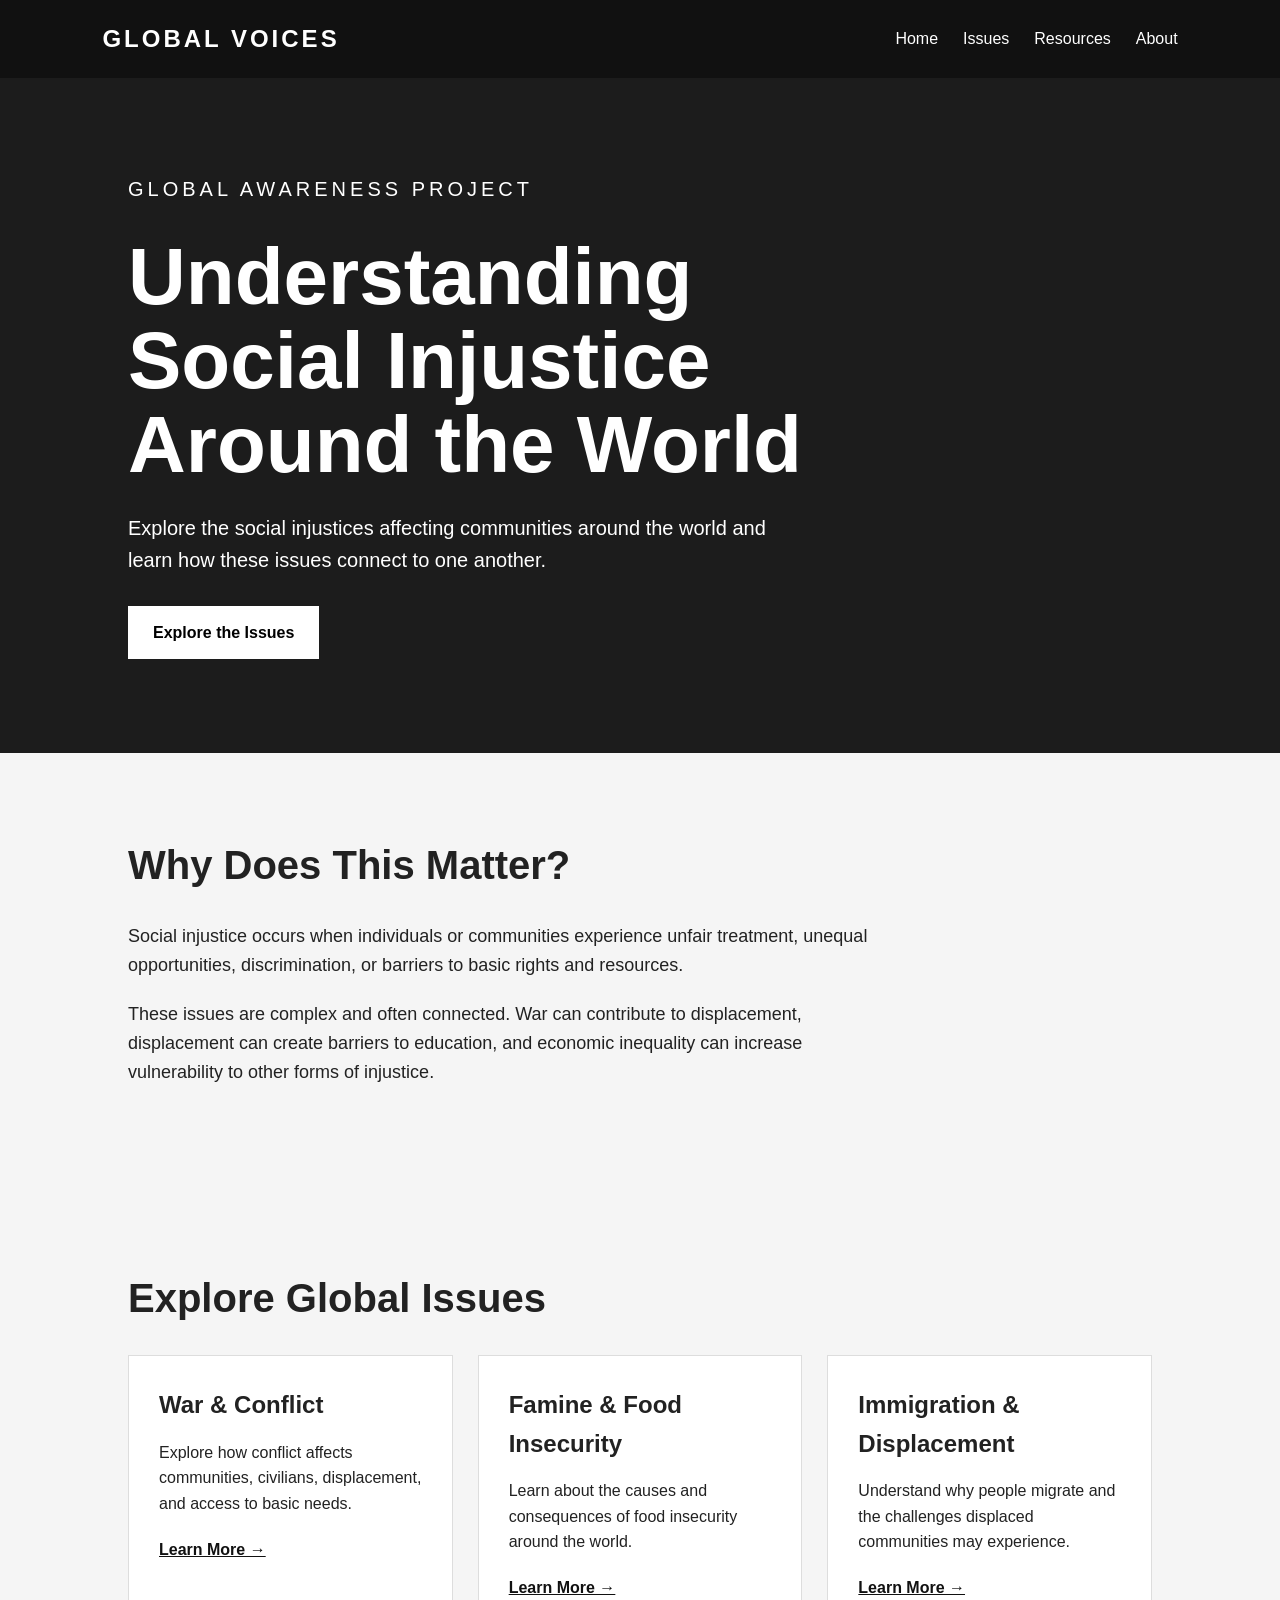
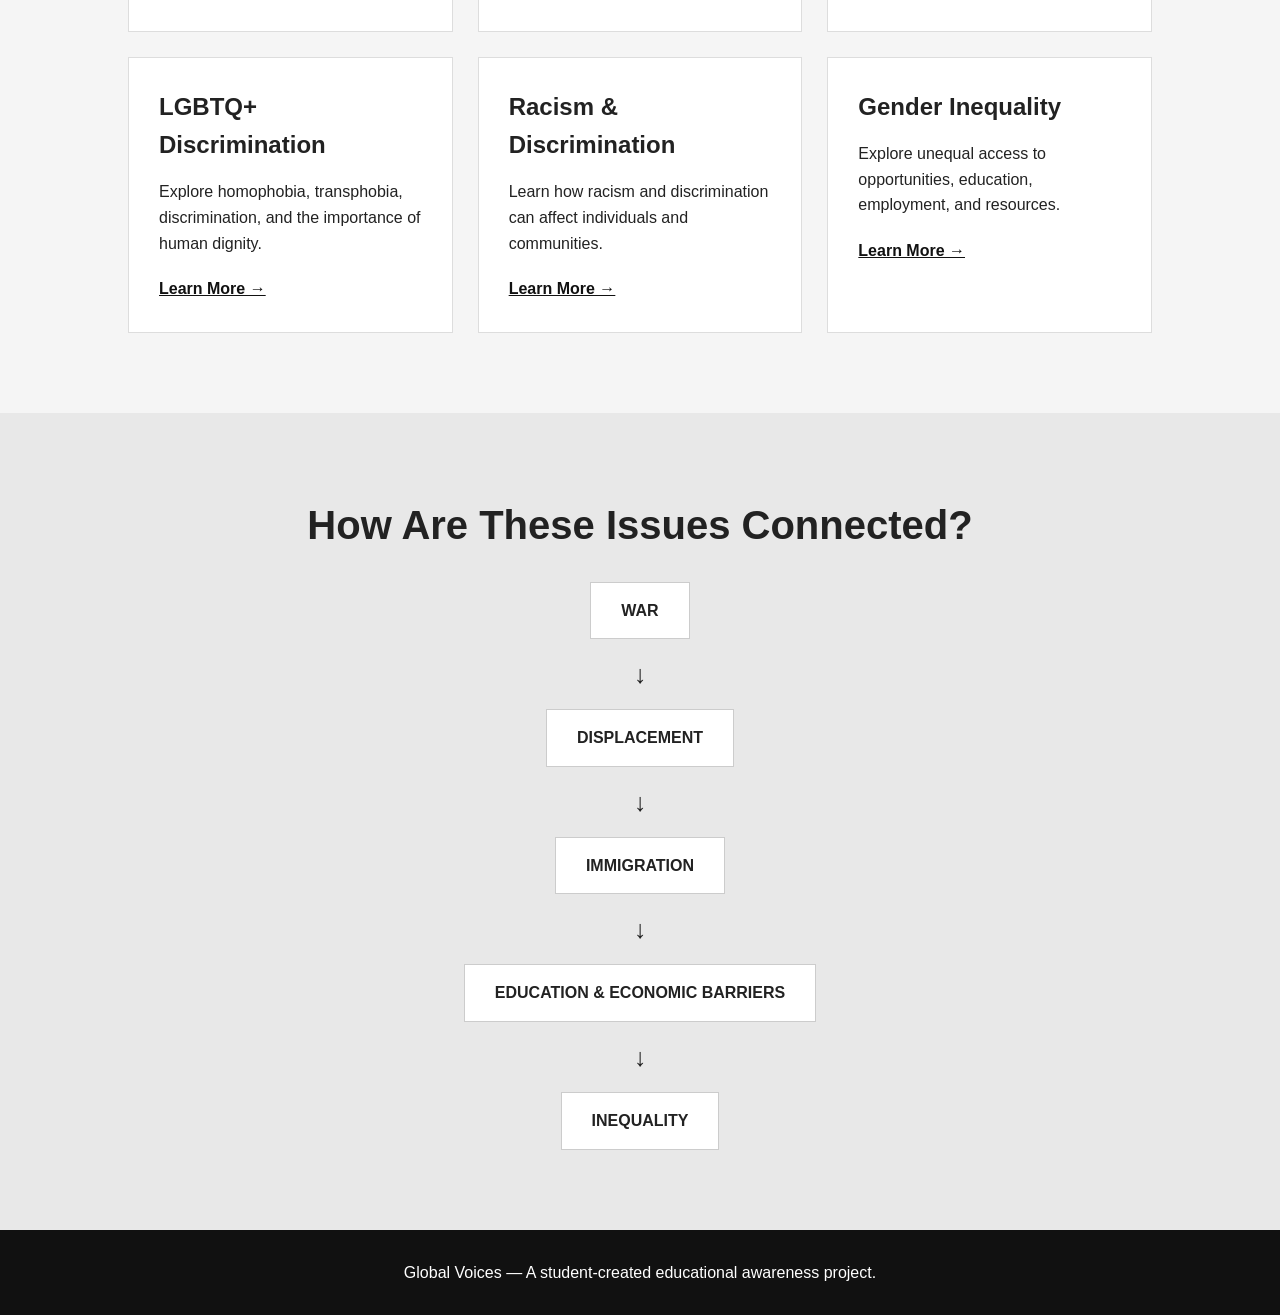
<file: index.html>
<!DOCTYPE html>
<html lang="en">
<head>
    <meta charset="UTF-8">
    <meta name="viewport" content="width=device-width, initial-scale=1.0">

    <title>Global Voices | Understanding Social Injustice</title>

    <link rel="stylesheet" href="style.css">
</head>

<body>

<header>
    <nav>
        <h1>GLOBAL VOICES</h1>

        <div class="nav-links">
            <a href="index.html">Home</a>
            <a href="issues.html">Issues</a>
            <a href="resources.html">Resources</a>
            <a href="about.html">About</a>
        </div>
    </nav>
</header>


<main>

<section class="hero">

    <div class="hero-content">

        <p class="small-title">GLOBAL AWARENESS PROJECT</p>

        <h2>Understanding Social Injustice Around the World</h2>

        <p>
            Explore the social injustices affecting communities around
            the world and learn how these issues connect to one another.
        </p>

        <a class="button" href="issues.html">
            Explore the Issues
        </a>

    </div>

</section>


<section class="intro">

    <h2>Why Does This Matter?</h2>

    <p>
        Social injustice occurs when individuals or communities experience
        unfair treatment, unequal opportunities, discrimination, or barriers
        to basic rights and resources.
    </p>

    <p>
        These issues are complex and often connected. War can contribute to
        displacement, displacement can create barriers to education, and
        economic inequality can increase vulnerability to other forms of
        injustice.
    </p>

</section>


<section class="featured">

    <h2>Explore Global Issues</h2>

    <div class="cards">

        <div class="card">
            <h3>War & Conflict</h3>
            <p>
                Explore how conflict affects communities, civilians,
                displacement, and access to basic needs.
            </p>
            <a href="war.html">Learn More →</a>
        </div>


        <div class="card">
            <h3>Famine & Food Insecurity</h3>
            <p>
                Learn about the causes and consequences of food insecurity
                around the world.
            </p>
            <a href="famine.html">Learn More →</a>
        </div>


        <div class="card">
            <h3>Immigration & Displacement</h3>
            <p>
                Understand why people migrate and the challenges displaced
                communities may experience.
            </p>
            <a href="immigration.html">Learn More →</a>
        </div>


        <div class="card">
            <h3>LGBTQ+ Discrimination</h3>
            <p>
                Explore homophobia, transphobia, discrimination, and the
                importance of human dignity.
            </p>
            <a href="lgbtq.html">Learn More →</a>
        </div>


        <div class="card">
            <h3>Racism & Discrimination</h3>
            <p>
                Learn how racism and discrimination can affect individuals
                and communities.
            </p>
            <a href="racism.html">Learn More →</a>
        </div>


        <div class="card">
            <h3>Gender Inequality</h3>
            <p>
                Explore unequal access to opportunities, education,
                employment, and resources.
            </p>
            <a href="gender.html">Learn More →</a>
        </div>

    </div>

</section>


<section class="connection">

    <h2>How Are These Issues Connected?</h2>

    <div class="flow">

        <div>WAR</div>
        <span>↓</span>

        <div>DISPLACEMENT</div>
        <span>↓</span>

        <div>IMMIGRATION</div>
        <span>↓</span>

        <div>EDUCATION & ECONOMIC BARRIERS</div>
        <span>↓</span>

        <div>INEQUALITY</div>

    </div>

</section>

</main>


<footer>

    <p>
        Global Voices — A student-created educational awareness project.
    </p>

</footer>

</body>
</html>
</file>
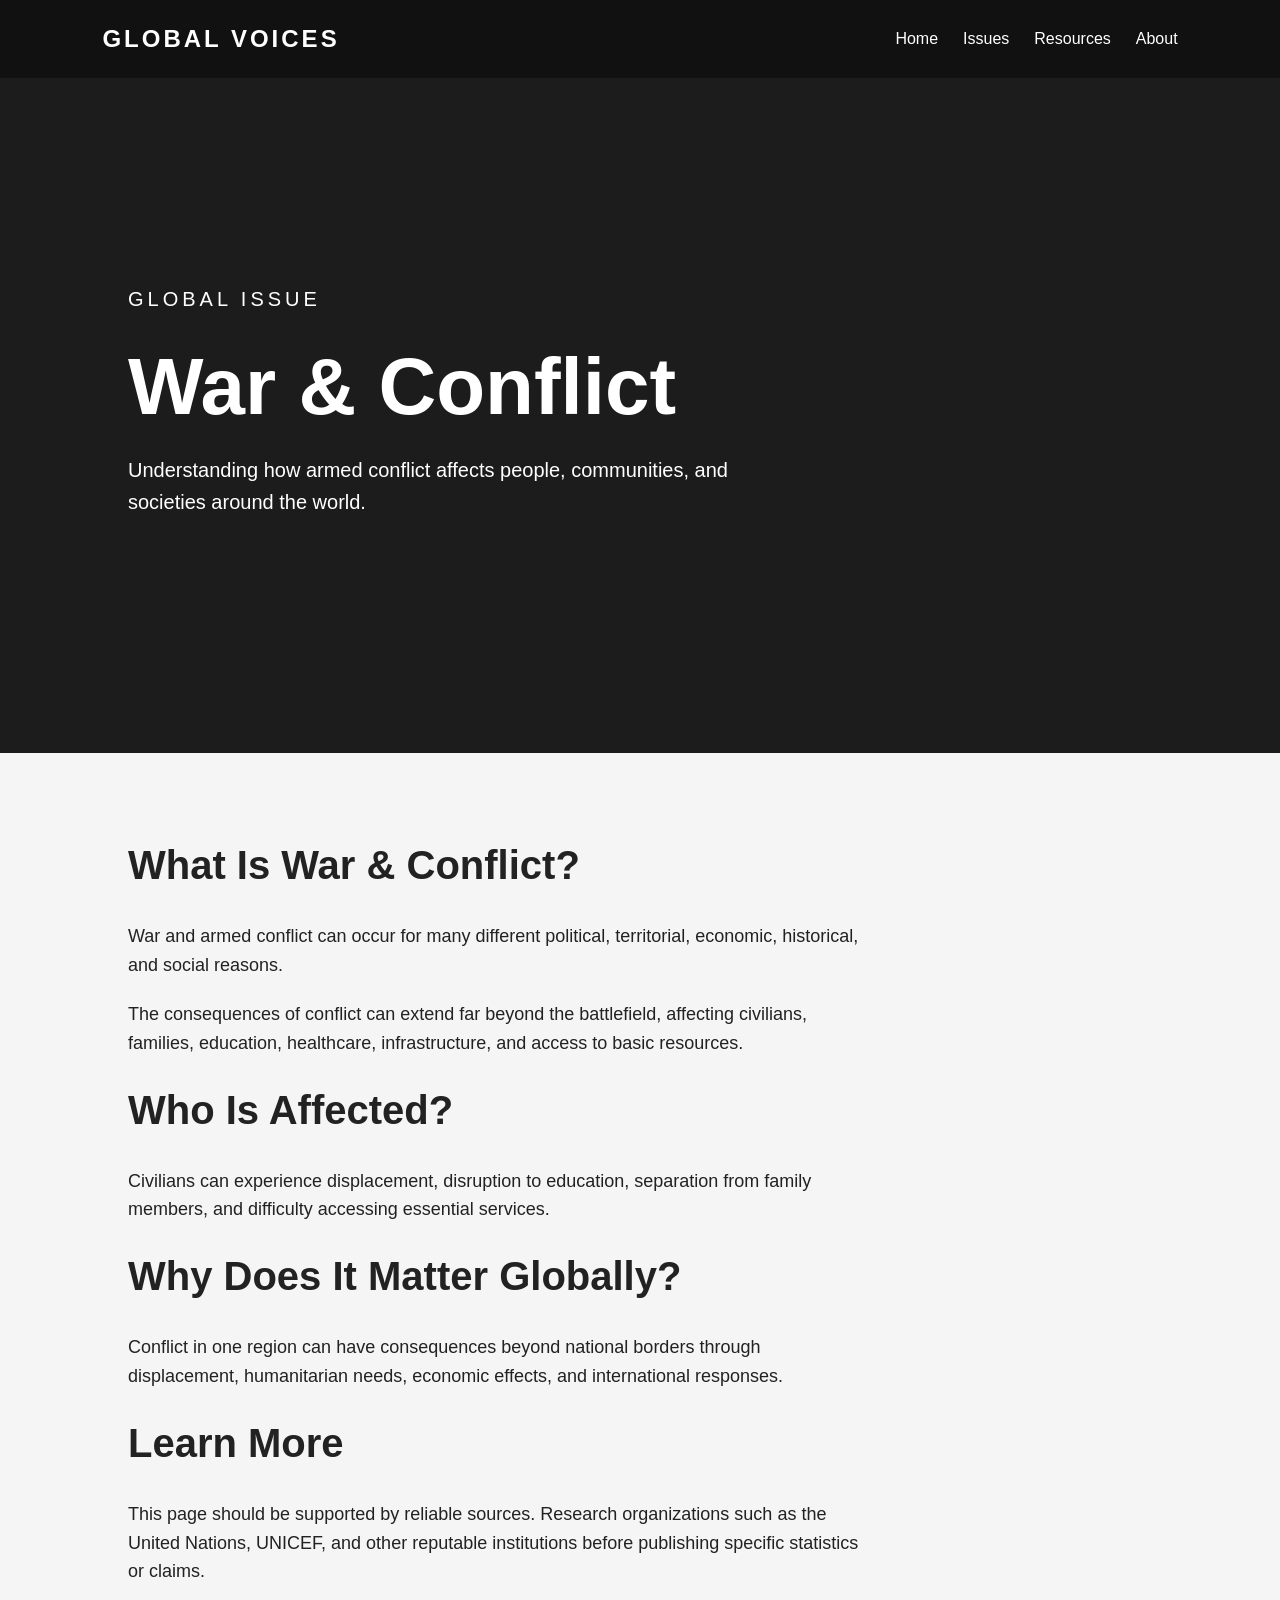
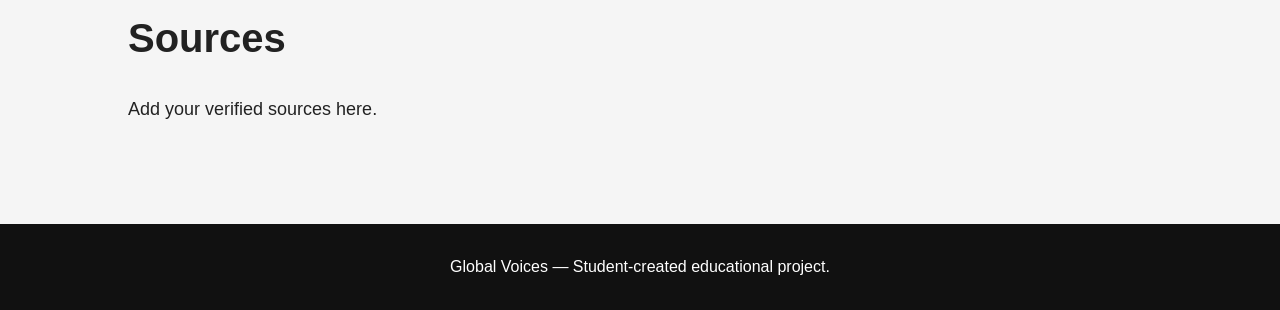
<file: war.html>
<!DOCTYPE html>
<html lang="en">

<head>

<meta charset="UTF-8">

<meta name="viewport"
content="width=device-width, initial-scale=1.0">

<title>War & Conflict | Global Voices</title>

<link rel="stylesheet" href="style.css">

</head>


<body>

<header>

<nav>

<h1>GLOBAL VOICES</h1>

<div class="nav-links">

<a href="index.html">Home</a>
<a href="issues.html">Issues</a>
<a href="resources.html">Resources</a>
<a href="about.html">About</a>

</div>

</nav>

</header>


<main>

<section class="hero">

<div class="hero-content">

<p class="small-title">
GLOBAL ISSUE
</p>

<h2>
War & Conflict
</h2>

<p>
Understanding how armed conflict affects people,
communities, and societies around the world.
</p>

</div>

</section>


<section class="intro">

<h2>What Is War & Conflict?</h2>

<p>
War and armed conflict can occur for many different
political, territorial, economic, historical, and
social reasons.
</p>

<p>
The consequences of conflict can extend far beyond
the battlefield, affecting civilians, families,
education, healthcare, infrastructure, and access
to basic resources.
</p>


<h2>Who Is Affected?</h2>

<p>
Civilians can experience displacement, disruption to
education, separation from family members, and
difficulty accessing essential services.
</p>


<h2>Why Does It Matter Globally?</h2>

<p>
Conflict in one region can have consequences beyond
national borders through displacement, humanitarian
needs, economic effects, and international responses.
</p>


<h2>Learn More</h2>

<p>
This page should be supported by reliable sources.
Research organizations such as the United Nations,
UNICEF, and other reputable institutions before
publishing specific statistics or claims.
</p>


<h2>Sources</h2>

<p>
Add your verified sources here.
</p>

</section>

</main>


<footer>

<p>
Global Voices — Student-created educational project.
</p>

</footer>

</body>

</html>
</file>
<file: style.css>
* {
    margin: 0;
    padding: 0;
    box-sizing: border-box;
}

body {
    font-family: Arial, sans-serif;
    line-height: 1.6;
    background: #f5f5f5;
    color: #222;
}


/* NAVIGATION */

header {
    background: #111;
    color: white;
    padding: 20px 8%;
}

nav {
    display: flex;
    justify-content: space-between;
    align-items: center;
}

nav h1 {
    letter-spacing: 3px;
}

.nav-links {
    display: flex;
    gap: 25px;
}

.nav-links a {
    color: white;
    text-decoration: none;
}

.nav-links a:hover {
    opacity: 0.7;
}


/* HERO */

.hero {
    min-height: 75vh;
    display: flex;
    align-items: center;
    padding: 80px 10%;
    background: #1c1c1c;
    color: white;
}

.hero-content {
    max-width: 800px;
}

.small-title {
    letter-spacing: 4px;
    font-size: 14px;
    margin-bottom: 20px;
}

.hero h2 {
    font-size: clamp(40px, 7vw, 80px);
    line-height: 1.05;
    margin-bottom: 25px;
}

.hero p {
    font-size: 20px;
    max-width: 650px;
    margin-bottom: 30px;
}


/* BUTTON */

.button {
    display: inline-block;
    padding: 14px 25px;
    background: white;
    color: black;
    text-decoration: none;
    font-weight: bold;
}

.button:hover {
    opacity: 0.8;
}


/* SECTIONS */

.intro,
.featured,
.connection {
    padding: 80px 10%;
}

.intro {
    max-width: 1000px;
}

.intro h2,
.featured h2,
.connection h2 {
    font-size: 40px;
    margin-bottom: 25px;
}

.intro p {
    font-size: 18px;
    margin-bottom: 20px;
}


/* CARDS */

.cards {
    display: grid;
    grid-template-columns: repeat(3, 1fr);
    gap: 25px;
}

.card {
    background: white;
    padding: 30px;
    border: 1px solid #ddd;
}

.card h3 {
    font-size: 24px;
    margin-bottom: 15px;
}

.card p {
    margin-bottom: 20px;
}

.card a {
    color: #111;
    font-weight: bold;
}


/* CONNECTION */

.connection {
    background: #e8e8e8;
    text-align: center;
}

.flow {
    display: flex;
    flex-direction: column;
    align-items: center;
    gap: 15px;
    font-weight: bold;
}

.flow div {
    background: white;
    padding: 15px 30px;
    border: 1px solid #ccc;
}

.flow span {
    font-size: 25px;
}


/* FOOTER */

footer {
    background: #111;
    color: white;
    text-align: center;
    padding: 30px;
}


/* MOBILE */

@media (max-width: 800px) {

    nav {
        flex-direction: column;
        gap: 20px;
    }

    .nav-links {
        flex-wrap: wrap;
        justify-content: center;
    }

    .cards {
        grid-template-columns: 1fr;
    }

    .hero h2 {
        font-size: 45px;
    }

}
</file>
